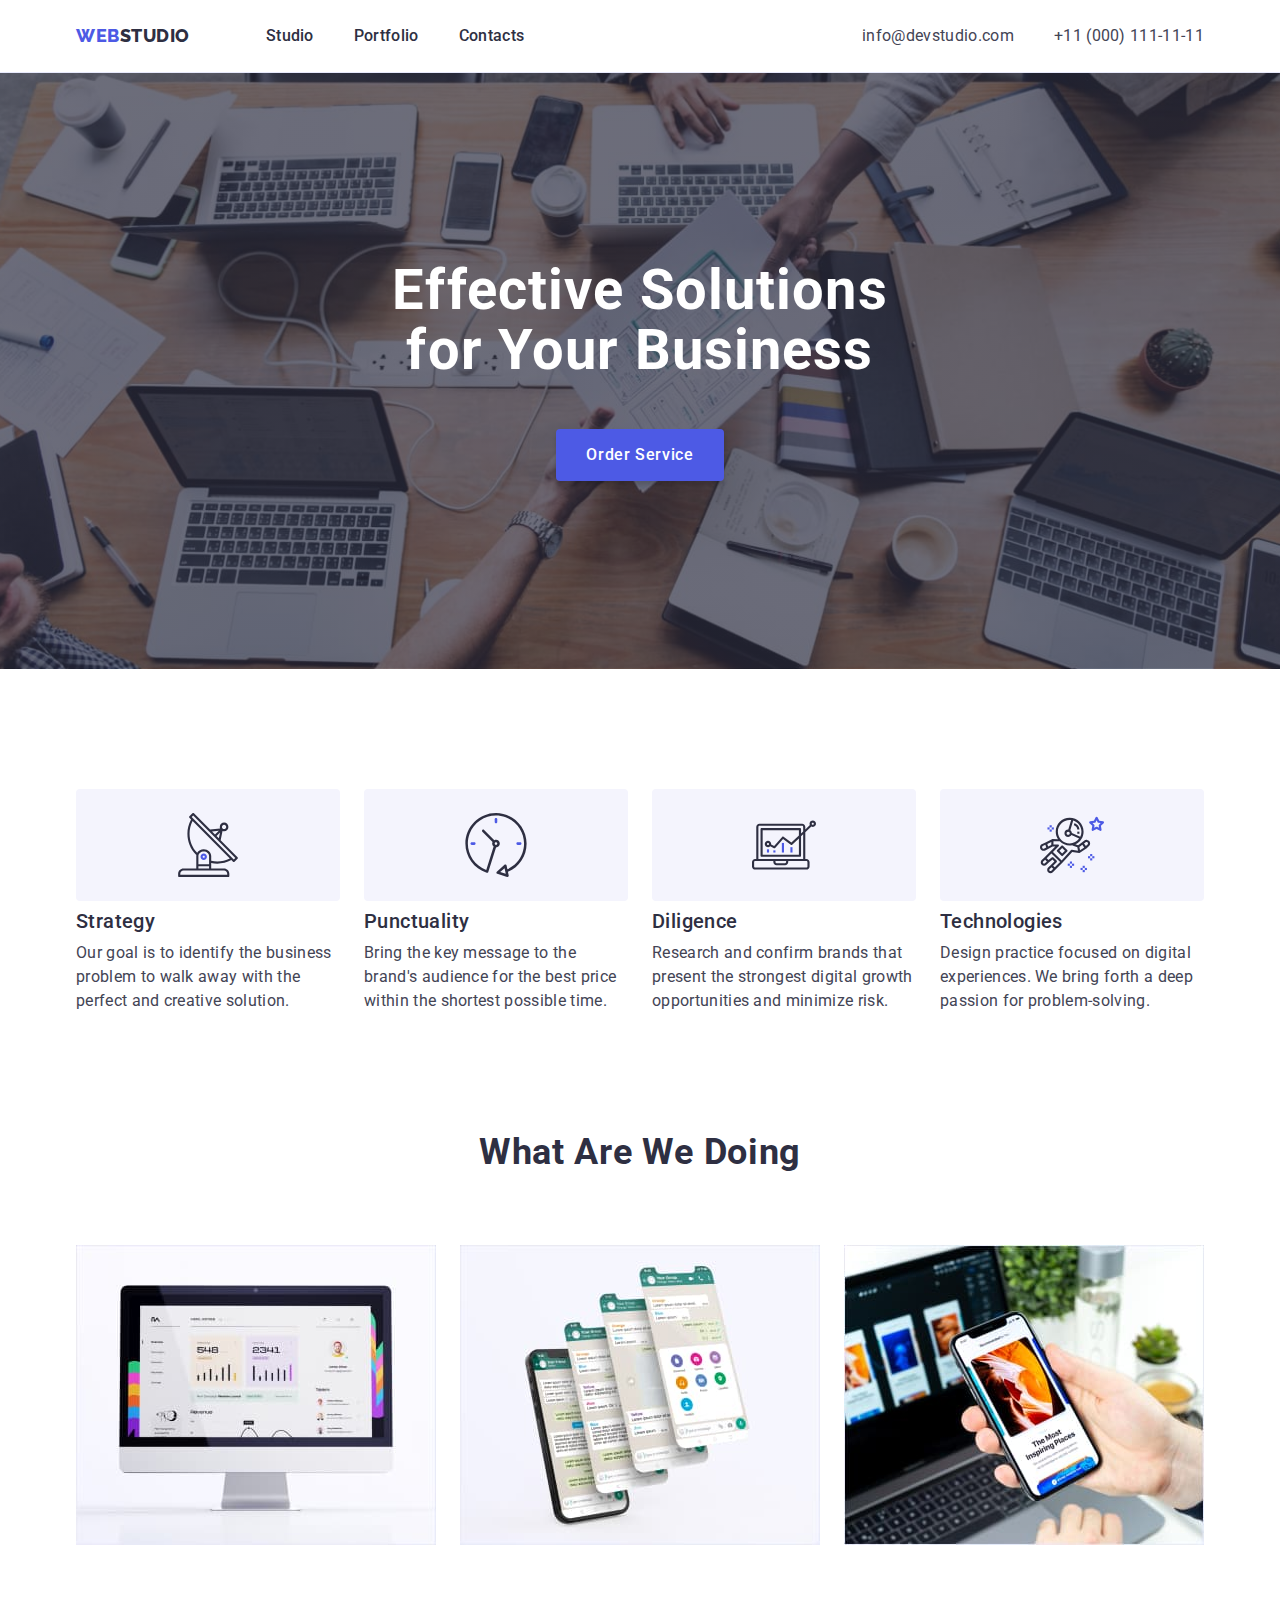
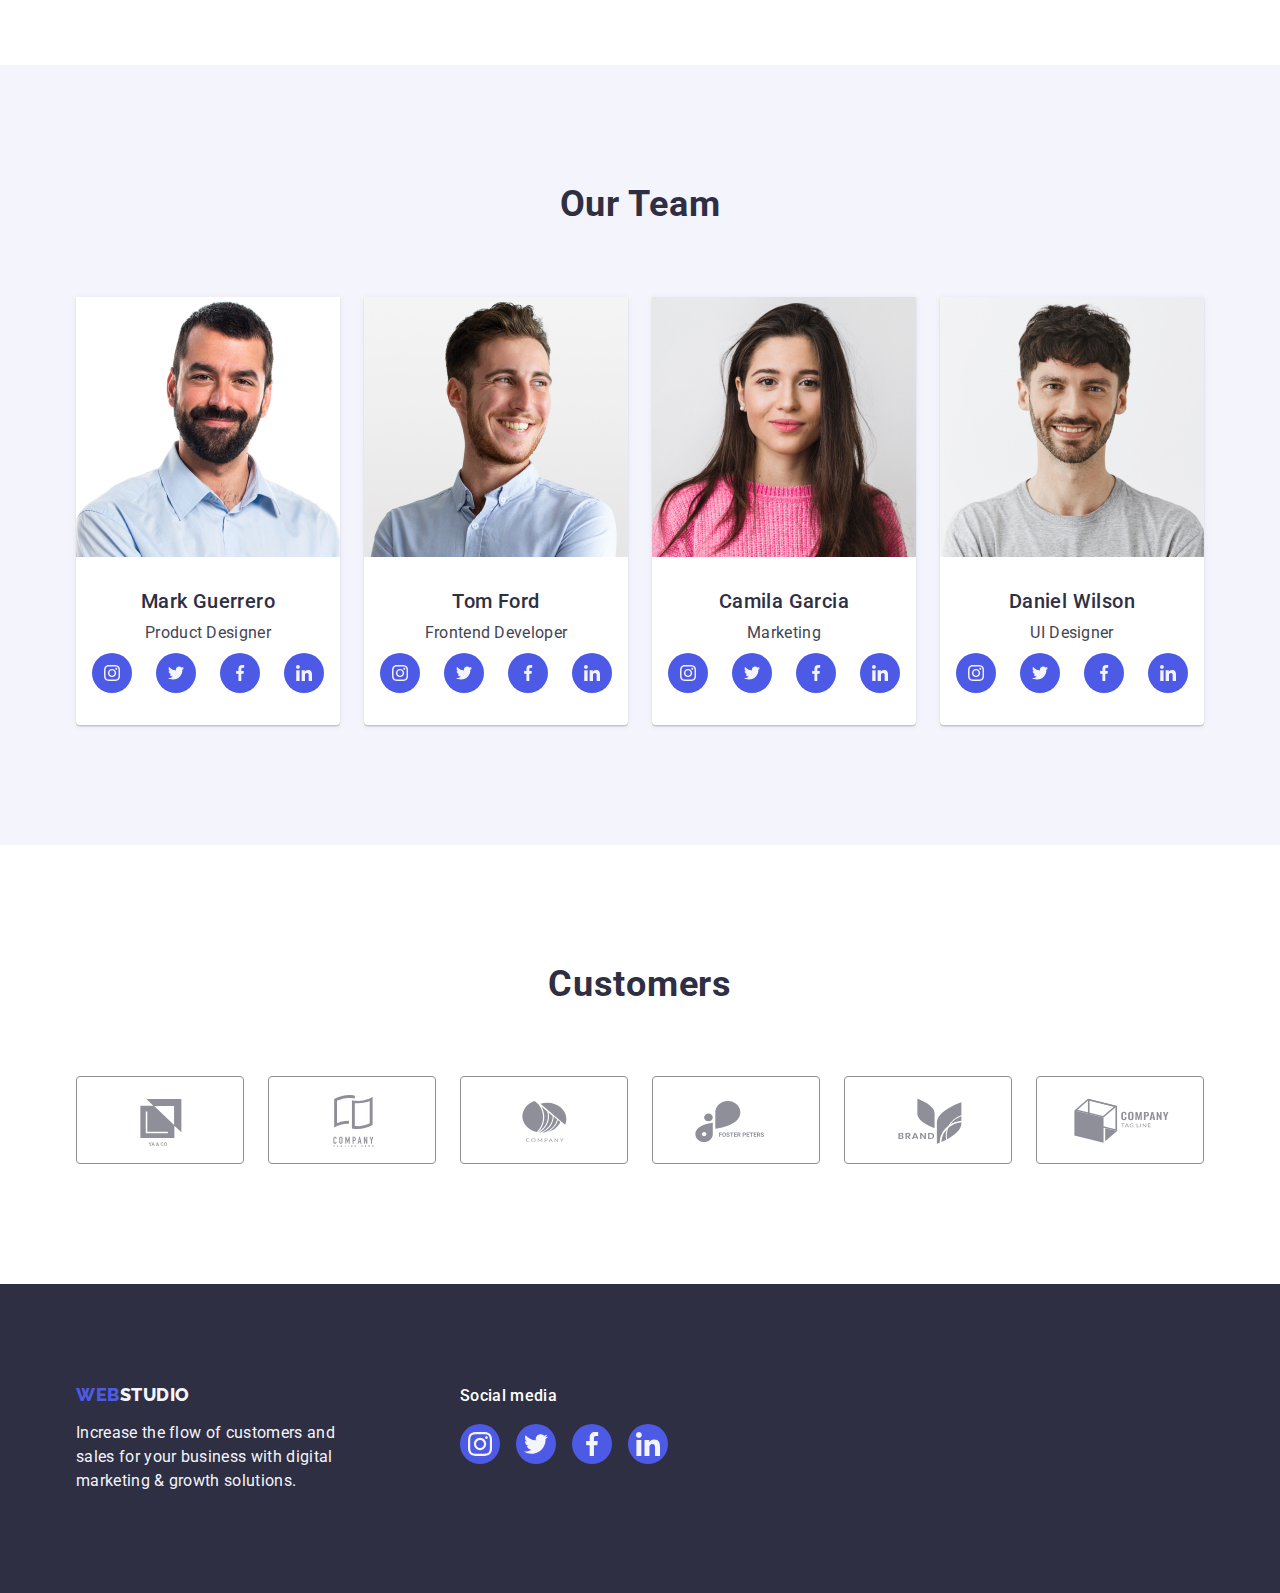
<file: index.html>
<!DOCTYPE html>
<html lang="en">
  <head>
    <meta charset="UTF-8" />
    <meta http-equiv="X-UA-Compatible" content="IE=edge" />
    <meta name="viewport" content="width=device-width, initial-scale=1.0" />
    <title>Web Studio</title>
    <!-- Fonts styles -->
    <link rel="preconnect" href="https://fonts.googleapis.com" />
    <link rel="preconnect" href="https://fonts.gstatic.com" crossorigin />
    <link
      href="https://fonts.googleapis.com/css2?family=Raleway:wght@800&family=Roboto:wght@400;500;700;900&display=swap"
      rel="stylesheet"
    />
    <!-- Modern-normalize -->
    <link
      rel="stylesheet"
      href="https://cdn.jsdelivr.net/npm/modern-normalize@1.1.0/modern-normalize.min.css"
    />
    <link rel="stylesheet" href="./css/styles.css" />
  </head>
  <body>
    <!-- Header -->
    <header class="page-header">
      <div class="page-header-container container">
        <nav class="page-navigation">
          <a class="logo logo-header link" href="./index.html"
            >Web<span class="logo-header-color">Studio</span></a
          >
          <ul class="header-menu list">
            <li class="header-menu-item">
              <a class="header-menu-link link" href="./index.html">Studio</a>
            </li>
            <li class="header-menu-item">
              <a class="header-menu-link link" href="./portfolio.html"
                >Portfolio</a
              >
            </li>
            <li class="header-menu-item">
              <a class="header-menu-link link" href="">Contacts</a>
            </li>
          </ul>
        </nav>
        <address class="address">
          <ul class="contact-list list">
            <li class="contact-item">
              <a class="contact-link link" href="mailto:info@devstudio.com"
                >info@devstudio.com</a
              >
            </li>
            <li class="contact-item">
              <a class="contact-link link" href="tel:+110001111111"
                >+11 (000) 111-11-11</a
              >
            </li>
          </ul>
        </address>
      </div>
    </header>
    <main>
      <!-- Hero  -->
      <section class="hero">
        <div class="container">
          <h1 class="hero-title">Effective Solutions for Your Business</h1>
          <button class="hero-modal-btn" type="button">Order Service</button>
        </div>
      </section>
      <!-- Features -->
      <section class="features section">
        <div class="container">
          <h2 class="features-title visually-hidden">Company philosophy</h2>
          <ul class="features-list list">
            <li class="features-list-item">
              <div class="features-icon-container">
                <svg class="features-icon" width="64" height="64">
                  <use href="./images/icons.svg#icon-antenna"></use>
                </svg>
              </div>
              <h3 class="features-list-title">Strategy</h3>
              <p class="features-list-description">
                Our goal is to identify the business problem to walk away with
                the perfect and creative solution.
              </p>
            </li>
            <li class="features-list-item">
              <div class="features-icon-container">
                <svg class="features-icon" width="64" height="64">
                  <use href="./images/icons.svg#icon-clock"></use>
                </svg>
              </div>
              <h3 class="features-list-title">Punctuality</h3>
              <p class="features-list-description">
                Bring the key message to the brand's audience for the best price
                within the shortest possible time.
              </p>
            </li>
            <li class="features-list-item">
              <div class="features-icon-container">
                <svg class="features-icon" width="64" height="64">
                  <use href="./images/icons.svg#icon-diagram"></use>
                </svg>
              </div>
              <h3 class="features-list-title">Diligence</h3>
              <p class="features-list-description">
                Research and confirm brands that present the strongest digital
                growth opportunities and minimize risk.
              </p>
            </li>
            <li class="features-list-item">
              <div class="features-icon-container">
                <svg class="features-icon" width="64" height="64">
                  <use href="./images/icons.svg#icon-astronaut"></use>
                </svg>
              </div>
              <h3 class="features-list-title">Technologies</h3>
              <p class="features-list-description">
                Design practice focused on digital experiences. We bring forth a
                deep passion for problem-solving.
              </p>
            </li>
          </ul>
        </div>
      </section>
      <!-- Areas of work -->
      <section class="projects">
        <div class="container">
          <h2 class="projects-title">What are we doing</h2>
          <ul class="projects-list list">
            <li class="projects-list-item">
              <img
                class="projects-list-img"
                src="./images/areas-of-work/img-1.jpg"
                alt="web apps on your computer"
                width="360"
                height="300"
              />
            </li>
            <li class="projects-list-item">
              <img
                class="projects-list-img"
                src="./images/areas-of-work/img-2.jpg"
                alt="web apps on your phone"
                width="360"
                height="300"
              />
            </li>
            <li class="projects-list-item">
              <img
                class="projects-list-img"
                src="./images/areas-of-work/img-3.jpg"
                alt="responsive web applications"
                width="360"
                height="300"
              />
            </li>
          </ul>
        </div>
      </section>
      <!-- Team -->
      <section class="team section">
        <div class="container">
          <h2 class="team-title">Our Team</h2>
          <ul class="team-list list">
            <li class="team-list-item">
              <img
                class="team-list-img"
                src="./images/team/mark-guerrero.jpg"
                alt="Employee Mark Guerrero"
                width="264"
                height="260"
              />
              <div class="card-team-content">
                <h3 class="team-list-title">Mark Guerrero</h3>
                <p class="team-list-profession">Product Designer</p>
                <ul class="social-list list">
                  <li class="social-list-item">
                    <a
                      href=""
                      class="social-list-link"
                      target="_blank"
                      rel="noopener noreferrer"
                      aria-label="instagram icon"
                    >
                      <svg class="social-list-icon" width="16" height="16">
                        <use href="./images/icons.svg#icon-instagram"></use>
                      </svg>
                    </a>
                  </li>
                  <li class="social-list-item">
                    <a
                      href=""
                      class="social-list-link"
                      target="_blank"
                      rel="noopener noreferrer"
                      aria-label="twitter icon"
                    >
                      <svg class="social-list-icon" width="16" height="16">
                        <use href="./images/icons.svg#icon-twitter"></use>
                      </svg>
                    </a>
                  </li>
                  <li class="social-list-item">
                    <a
                      href=""
                      class="social-list-link"
                      target="_blank"
                      rel="noopener noreferrer"
                      aria-label="facebook icon"
                    >
                      <svg class="social-list-icon" width="16" height="16">
                        <use href="./images/icons.svg#icon-facebook"></use>
                      </svg>
                    </a>
                  </li>
                  <li class="social-list-item">
                    <a
                      href=""
                      class="social-list-link"
                      target="_blank"
                      rel="noopener noreferrer"
                      aria-label="linkedin icon"
                    >
                      <svg class="social-list-icon" width="16" height="16">
                        <use href="./images/icons.svg#icon-linkedin"></use>
                      </svg>
                    </a>
                  </li>
                </ul>
              </div>
            </li>

            <li class="team-list-item">
              <img
                class="team-list-img"
                src="./images/team/tom-ford.jpg"
                alt="Employee Tom Ford"
                width="264"
                height="260"
              />
              <div class="card-team-content">
                <h3 class="team-list-title">Tom Ford</h3>
                <p class="team-list-profession">Frontend Developer</p>
                <ul class="social-list list">
                  <li class="social-list-item">
                    <a
                      href=""
                      class="social-list-link"
                      target="_blank"
                      rel="noopener noreferrer"
                      aria-label="instagram icon"
                    >
                      <svg class="social-list-icon" width="16" height="16">
                        <use href="./images/icons.svg#icon-instagram"></use>
                      </svg>
                    </a>
                  </li>
                  <li class="social-list-item">
                    <a
                      href=""
                      class="social-list-link"
                      target="_blank"
                      rel="noopener noreferrer"
                      aria-label="twitter icon"
                    >
                      <svg class="social-list-icon" width="16" height="16">
                        <use href="./images/icons.svg#icon-twitter"></use>
                      </svg>
                    </a>
                  </li>
                  <li class="social-list-item">
                    <a
                      href=""
                      class="social-list-link"
                      target="_blank"
                      rel="noopener noreferrer"
                      aria-label="facebook icon"
                    >
                      <svg class="social-list-icon" width="16" height="16">
                        <use href="./images/icons.svg#icon-facebook"></use>
                      </svg>
                    </a>
                  </li>
                  <li class="social-list-item">
                    <a
                      href=""
                      class="social-list-link"
                      target="_blank"
                      rel="noopener noreferrer"
                      aria-label="linkedin icon"
                    >
                      <svg class="social-list-icon" width="16" height="16">
                        <use href="./images/icons.svg#icon-linkedin"></use>
                      </svg>
                    </a>
                  </li>
                </ul>
              </div>
            </li>

            <li class="team-list-item">
              <img
                class="team-list-img"
                src="./images/team/camila-garcia.jpg"
                alt="Employee Camila Garcia"
                width="264"
                height="260"
              />
              <div class="card-team-content">
                <h3 class="team-list-title">Camila Garcia</h3>
                <p class="team-list-profession">Marketing</p>
                <ul class="social-list list">
                  <li class="social-list-item">
                    <a
                      href=""
                      class="social-list-link"
                      target="_blank"
                      rel="noopener noreferrer"
                      aria-label="instagram icon"
                    >
                      <svg class="social-list-icon" width="16" height="16">
                        <use href="./images/icons.svg#icon-instagram"></use>
                      </svg>
                    </a>
                  </li>
                  <li class="social-list-item">
                    <a
                      href=""
                      class="social-list-link"
                      target="_blank"
                      rel="noopener noreferrer"
                      aria-label="twitter icon"
                    >
                      <svg class="social-list-icon" width="16" height="16">
                        <use href="./images/icons.svg#icon-twitter"></use>
                      </svg>
                    </a>
                  </li>
                  <li class="social-list-item">
                    <a
                      href=""
                      class="social-list-link"
                      target="_blank"
                      rel="noopener noreferrer"
                      aria-label="facebook icon"
                    >
                      <svg class="social-list-icon" width="16" height="16">
                        <use href="./images/icons.svg#icon-facebook"></use>
                      </svg>
                    </a>
                  </li>
                  <li class="social-list-item">
                    <a
                      href=""
                      class="social-list-link"
                      target="_blank"
                      rel="noopener noreferrer"
                      aria-label="linkedin icon"
                    >
                      <svg class="social-list-icon" width="16" height="16">
                        <use href="./images/icons.svg#icon-linkedin"></use>
                      </svg>
                    </a>
                  </li>
                </ul>
              </div>
            </li>

            <li class="team-list-item">
              <img
                class="team-list-img"
                src="./images/team/daniel-wilson.jpg"
                alt="Employee Daniel Wilson"
                width="264"
                height="260"
              />
              <div class="card-team-content">
                <h3 class="team-list-title">Daniel Wilson</h3>
                <p class="team-list-profession">UI Designer</p>
                <ul class="social-list list">
                  <li class="social-list-item">
                    <a
                      href=""
                      class="social-list-link"
                      target="_blank"
                      rel="noopener noreferrer"
                      aria-label="instagram icon"
                    >
                      <svg class="social-list-icon" width="16" height="16">
                        <use href="./images/icons.svg#icon-instagram"></use>
                      </svg>
                    </a>
                  </li>
                  <li class="social-list-item">
                    <a
                      href=""
                      class="social-list-link"
                      target="_blank"
                      rel="noopener noreferrer"
                      aria-label="twitter icon"
                    >
                      <svg class="social-list-icon" width="16" height="16">
                        <use href="./images/icons.svg#icon-twitter"></use>
                      </svg>
                    </a>
                  </li>
                  <li class="social-list-item">
                    <a
                      href=""
                      class="social-list-link"
                      target="_blank"
                      rel="noopener noreferrer"
                      aria-label="facebook icon"
                    >
                      <svg class="social-list-icon" width="16" height="16">
                        <use href="./images/icons.svg#icon-facebook"></use>
                      </svg>
                    </a>
                  </li>
                  <li class="social-list-item">
                    <a
                      href=""
                      class="social-list-link"
                      target="_blank"
                      rel="noopener noreferrer"
                      aria-label="linkedin icon"
                    >
                      <svg class="social-list-icon" width="16" height="16">
                        <use href="./images/icons.svg#icon-linkedin"></use>
                      </svg>
                    </a>
                  </li>
                </ul>
              </div>
            </li>
          </ul>
        </div>
      </section>
      <!-- Customers -->
      <section class="customers section">
        <div class="container">
          <h2 class="customers-title">Customers</h2>
          <ul class="customers-list list">
            <li class="customers-list-item">
              <a href="" class="customers-list-link">
                <svg class="customers-list-icon" width="104" height="56">
                  <use href="./images/icons.svg#icon-Logo-1"></use>
                </svg>
              </a>
            </li>
            <li class="customers-list-item">
              <a href="" class="customers-list-link">
                <svg class="customers-list-icon" width="104" height="56">
                  <use href="./images/icons.svg#icon-logo-2"></use>
                </svg>
              </a>
            </li>
            <li class="customers-list-item">
              <a href="" class="customers-list-link">
                <svg class="customers-list-icon" width="104" height="56">
                  <use href="./images/icons.svg#icon-logo-3"></use>
                </svg>
              </a>
            </li>
            <li class="customers-list-item">
              <a href="" class="customers-list-link">
                <svg class="customers-list-icon" width="104" height="56">
                  <use href="./images/icons.svg#icon-logo-4"></use>
                </svg>
              </a>
            </li>
            <li class="customers-list-item">
              <a href="" class="customers-list-link">
                <svg class="customers-list-icon" width="104" height="56">
                  <use href="./images/icons.svg#icon-logo-5"></use>
                </svg>
              </a>
            </li>
            <li class="customers-list-item">
              <a href="" class="customers-list-link">
                <svg class="customers-list-icon" width="104" height="56">
                  <use href="./images/icons.svg#icon-logo-6"></use>
                </svg>
              </a>
            </li>
          </ul>
        </div>
      </section>
    </main>
    <!-- Footer -->
    <footer class="footer">
      <div class="footer-container container">
        <div class="footer-info">
          <a class="logo logo-footer link" href="./index.html"
            >Web<span class="logo-footer-color">Studio</span></a
          >
          <p class="footer-description">
            Increase the flow of customers and sales for your business with
            digital marketing & growth solutions.
          </p>
        </div>
        <div class="social-media">
          <p class="social-media-title">Social media</p>
          <ul class="social-media-list list">
            <li class="social-meadia-item">
              <a
                href=""
                class="social-media-link"
                target="_blank"
                rel="noopener noreferrer"
                aria-label="instagram icon"
              >
                <svg class="social-media-icon" width="24" height="24">
                  <use href="./images/icons.svg#icon-instagram"></use>
                </svg>
              </a>
            </li>
            <li class="social-meadia-item">
              <a
                href=""
                class="social-media-link"
                target="_blank"
                rel="noopener noreferrer"
                aria-label="twitter icon"
              >
                <svg class="social-media-icon" width="24" height="24">
                  <use href="./images/icons.svg#icon-twitter"></use>
                </svg>
              </a>
            </li>
            <li class="social-meadia-item">
              <a
                href=""
                class="social-media-link"
                target="_blank"
                rel="noopener noreferrer"
                aria-label="facebook icon"
              >
                <svg class="social-media-icon" width="24" height="24">
                  <use href="./images/icons.svg#icon-facebook"></use>
                </svg>
              </a>
            </li>
            <li class="social-meadia-item">
              <a
                href=""
                class="social-media-link"
                target="_blank"
                rel="noopener noreferrer"
                aria-label="linkedin icon"
              >
                <svg class="social-media-icon" width="24" height="24">
                  <use href="./images/icons.svg#icon-linkedin"></use>
                </svg>
              </a>
            </li>
          </ul>
        </div>
      </div>
    </footer>
  </body>
</html>
</file>
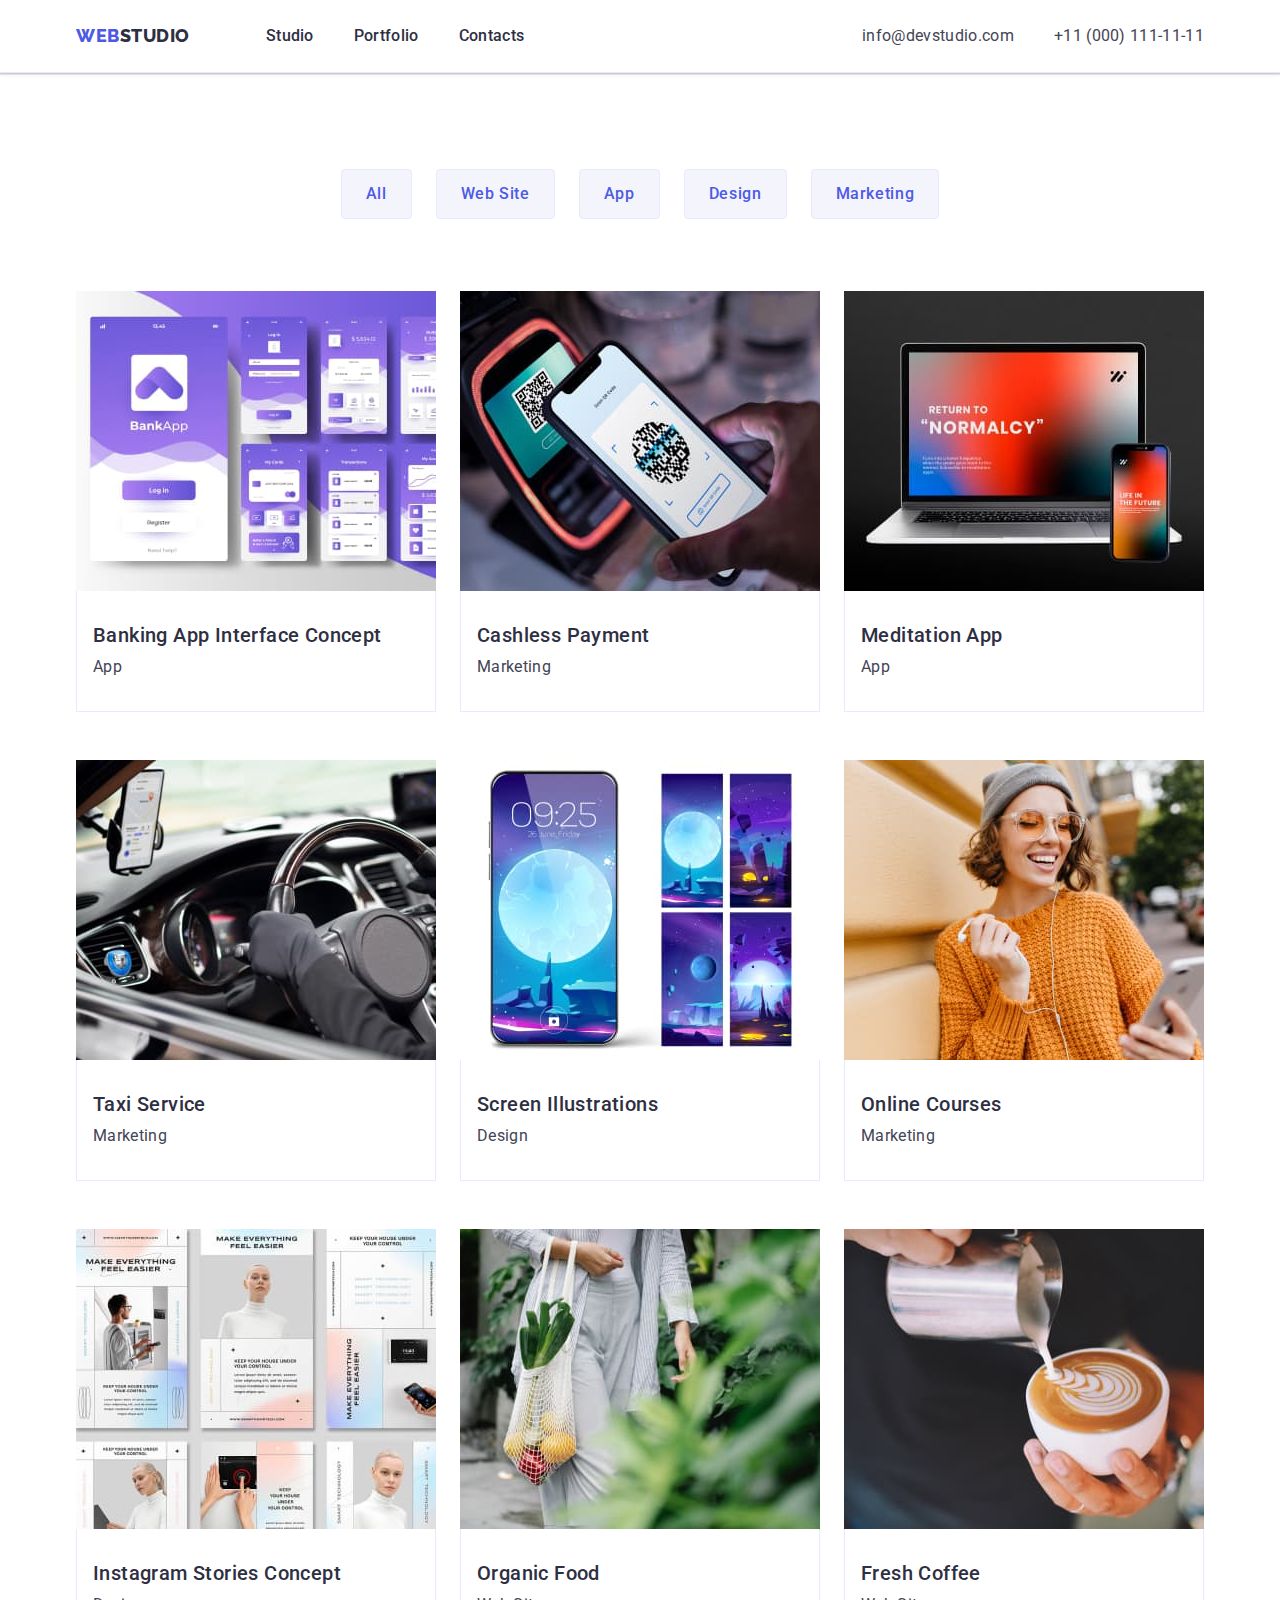
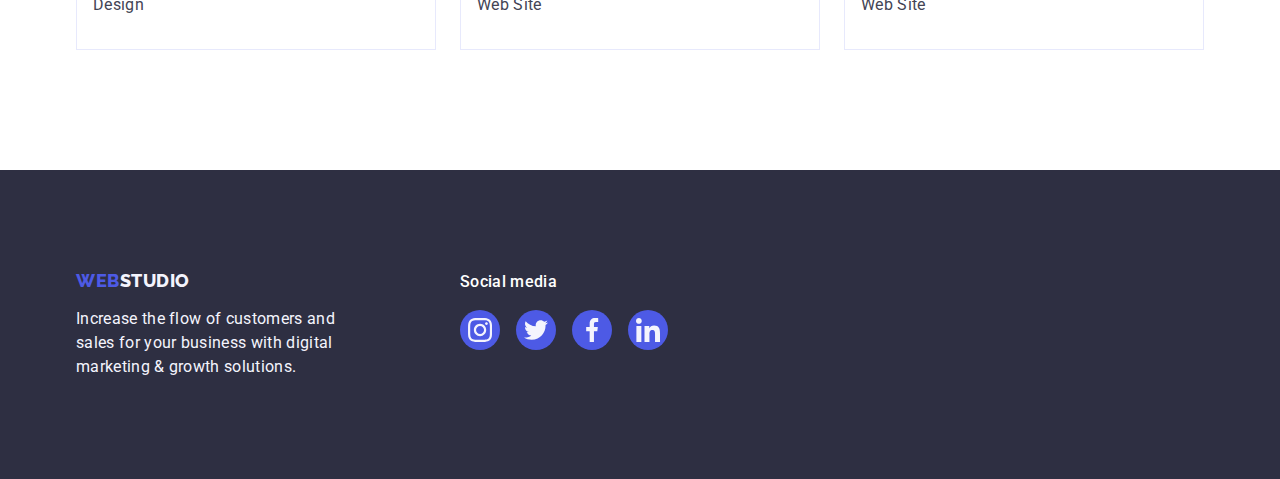
<file: portfolio.html>
<!DOCTYPE html>
<html lang="en">
  <head>
    <meta charset="UTF-8" />
    <meta http-equiv="X-UA-Compatible" content="IE=edge" />
    <meta name="viewport" content="width=device-width, initial-scale=1.0" />
    <title>Portfolio</title>
    <!-- Fonts styles -->
    <link rel="preconnect" href="https://fonts.googleapis.com" />
    <link rel="preconnect" href="https://fonts.gstatic.com" crossorigin />
    <link
      href="https://fonts.googleapis.com/css2?family=Raleway:wght@800&family=Roboto:wght@400;500;700;900&display=swap"
      rel="stylesheet"
    />
    <!-- Modern-normalize -->
    <link
      rel="stylesheet"
      href="https://cdn.jsdelivr.net/npm/modern-normalize@1.1.0/modern-normalize.min.css"
    />
    <link rel="stylesheet" href="./css/styles.css" />
  </head>
  <body>
    <!-- Header -->
    <header class="page-header">
      <div class="page-header-container container">
        <nav class="page-navigation">
          <a class="logo logo-header link" href="./index.html"
            >Web<span class="logo-header-color">Studio</span></a
          >
          <ul class="header-menu list">
            <li class="header-menu-item">
              <a class="header-menu-link link" href="./index.html">Studio</a>
            </li>
            <li class="header-menu-item">
              <a class="header-menu-link link" href="./portfolio.html"
                >Portfolio</a
              >
            </li>
            <li class="header-menu-item">
              <a class="header-menu-link link" href="">Contacts</a>
            </li>
          </ul>
        </nav>
        <address class="address">
          <ul class="contact-list list">
            <li class="contact-item">
              <a class="contact-link link" href="mailto:info@devstudio.com"
                >info@devstudio.com</a
              >
            </li>
            <li class="contact-item">
              <a class="contact-link link" href="tel:+110001111111"
                >+11 (000) 111-11-11</a
              >
            </li>
          </ul>
        </address>
      </div>
    </header>
    <main>
      <!-- Clients -->
      <section class="clients">
        <div class="container">
          <h1 class="clients-title visually-hidden">Our clients</h1>
          <ul class="clients-filter-list list">
            <li class="clients-filter-item">
              <button class="clients-filter-btn" type="button">All</button>
            </li>
            <li class="clients-filter-item">
              <button class="clients-filter-btn" type="button">Web Site</button>
            </li>
            <li class="clients-filter-item">
              <button class="clients-filter-btn" type="button">App</button>
            </li>
            <li class="clients-filter-item">
              <button class="clients-filter-btn" type="button">Design</button>
            </li>
            <li class="clients-filter-item">
              <button class="clients-filter-btn" type="button">
                Marketing
              </button>
            </li>
          </ul>
          <ul class="client-list list">
            <li class="client-list-item">
              <a class="client-list-link link" href=""
                ><img
                  class="client-list-img"
                  src="./images/our-clients/banking-app-interface-concept.jpg"
                  alt="Banking App Interface Concept"
                  width="360"
                  height="300"
                />
                <div class="clients-card-content">
                  <h2 class="client-list-title">
                    Banking App Interface Concept
                  </h2>
                  <p class="client-list-description">App</p>
                </div>
              </a>
            </li>
            <li class="client-list-item">
              <a class="client-list-link link" href="">
                <img
                  class="client-list-img"
                  src="./images/our-clients/cashless-payment.jpg"
                  alt="Cashless Payment"
                  width="360"
                  height="300"
                />
                <div class="clients-card-content">
                  <h2 class="client-list-title">Cashless Payment</h2>
                  <p class="client-list-description">Marketing</p>
                </div>
              </a>
            </li>
            <li class="client-list-item">
              <a class="client-list-link link" href=""
                ><img
                  class="client-list-img"
                  src="./images/our-clients/meditation-app.jpg"
                  alt="Meditation App"
                  width="360"
                  height="300"
                />
                <div class="clients-card-content">
                  <h2 class="client-list-title">Meditation App</h2>
                  <p class="client-list-description">App</p>
                </div>
              </a>
            </li>
            <li class="client-list-item">
              <a class="client-list-link link" href=""
                ><img
                  class="client-list-img"
                  src="./images/our-clients/taxi-service.jpg"
                  alt="Taxi Service"
                  width="360"
                  height="300"
                />
                <div class="clients-card-content">
                  <h2 class="client-list-title">Taxi Service</h2>
                  <p class="client-list-description">Marketing</p>
                </div>
              </a>
            </li>
            <li class="client-list-item">
              <a class="client-list-link link" href=""
                ><img
                  class="client-list-img"
                  src="./images/our-clients/screen-illustrations.jpg"
                  alt="Screen Illustrations"
                  width="360"
                  height="300"
                />
                <div class="clients-card-content">
                  <h2 class="client-list-title">Screen Illustrations</h2>
                  <p class="client-list-description">Design</p>
                </div>
              </a>
            </li>
            <li class="client-list-item">
              <a class="client-list-link link" href=""
                ><img
                  class="client-list-img"
                  src="./images/our-clients/online-courses.jpg"
                  alt="Online Courses"
                  width="360"
                  height="300"
                />
                <div class="clients-card-content">
                  <h2 class="client-list-title">Online Courses</h2>
                  <p class="client-list-description">Marketing</p>
                </div>
              </a>
            </li>
            <li class="client-list-item">
              <a class="client-list-link link" href=""
                ><img
                  class="client-list-img"
                  src="./images/our-clients/instagram-stories-concept.jpg"
                  alt="Instagram Stories Concept"
                  width="360"
                  height="300"
                />
                <div class="clients-card-content">
                  <h2 class="client-list-title">Instagram Stories Concept</h2>
                  <p class="client-list-description">Design</p>
                </div>
              </a>
            </li>
            <li class="client-list-item">
              <a class="client-list-link link" href=""
                ><img
                  class="client-list-img"
                  src="./images/our-clients/organic-food.jpg"
                  alt="Organic Food"
                  width="360"
                  height="300"
                />
                <div class="clients-card-content">
                  <h2 class="client-list-title">Organic Food</h2>
                  <p class="client-list-description">Web Site</p>
                </div>
              </a>
            </li>
            <li class="client-list-item">
              <a class="client-list-link link" href=""
                ><img
                  class="client-list-img"
                  src="./images/our-clients/fresh-coffee.jpg"
                  alt="Fresh Coffee"
                  width="360"
                  height="300"
                />
                <div class="clients-card-content">
                  <h2 class="client-list-title">Fresh Coffee</h2>
                  <p class="client-list-description">Web Site</p>
                </div>
              </a>
            </li>
          </ul>
        </div>
      </section>
    </main>
    <!-- Footer -->
    <footer class="footer">
      <div class="footer-container container">
        <div class="footer-info">
          <a class="logo logo-footer link" href="./index.html"
            >Web<span class="logo-footer-color">Studio</span></a
          >
          <p class="footer-description">
            Increase the flow of customers and sales for your business with
            digital marketing & growth solutions.
          </p>
        </div>
        <div class="social-media">
          <p class="social-media-title">Social media</p>
          <ul class="social-media-list list">
            <li class="social-meadia-item">
              <a
                href=""
                class="social-media-link"
                target="_blank"
                rel="noopener noreferrer"
                aria-label="instagram icon"
              >
                <svg class="social-media-icon" width="24" height="24">
                  <use href="./images/icons.svg#icon-instagram"></use>
                </svg>
              </a>
            </li>
            <li class="social-meadia-item">
              <a
                href=""
                class="social-media-link"
                target="_blank"
                rel="noopener noreferrer"
                aria-label="twitter icon"
              >
                <svg class="social-media-icon" width="24" height="24">
                  <use href="./images/icons.svg#icon-twitter"></use>
                </svg>
              </a>
            </li>
            <li class="social-meadia-item">
              <a
                href=""
                class="social-media-link"
                target="_blank"
                rel="noopener noreferrer"
                aria-label="facebook icon"
              >
                <svg class="social-media-icon" width="24" height="24">
                  <use href="./images/icons.svg#icon-facebook"></use>
                </svg>
              </a>
            </li>
            <li class="social-meadia-item">
              <a
                href=""
                class="social-media-link"
                target="_blank"
                rel="noopener noreferrer"
                aria-label="linkedin icon"
              >
                <svg class="social-media-icon" width="24" height="24">
                  <use href="./images/icons.svg#icon-linkedin"></use>
                </svg>
              </a>
            </li>
          </ul>
        </div>
      </div>
    </footer>
  </body>
</html>
</file>
<file: css/styles.css>
:root {
  /* Fonts */
  --primary-font: 'Roboto', sans-serif;
  --secondary-font: 'Raleway', sans-serif;

  /* Colors-txt */
  --primary-txt-cl: #434455;
  --secondary-txt-cl: #2e2f42;

  --logo-cl-first: #4d5ae5;
  --logo-header-cl-last: #2e2f42;
  --logo-footer-cl-last: #f4f4fd;

  --cl-link-navigation: #2e2f42;
  --cl-link-address: #434455;
  --accent-cl-link: #404bbf;

  --hero-txt-color: #ffffff;

  --cl-clients-filter-btn: #4d5ae5;
  --accent-cl-clients-filter-btn: #ffffff;

  --cl-desc-footer: #f4f4fd;

  --cl-customers-list-link: #8e8f99;

  /* Bg-colors */
  --bg-cl-bady: #ffffff;

  --bg-cl-hero: #2e2f42;
  --bg-cl-hero-btn: #4d5ae5;
  --accent-bg-cl-hero-btn: #404bbf;

  --bg-cl-section-team: #f4f4fd;
  --bg-cl-section-team-card: #ffffff;

  --bg-cl-footer: #2e2f42;

  --bg-cl-clients-filter-btn: #f4f4fd;
  --accent-bg-cl-clients-filter-btn: #404bbf;

  --bg-cl-features-icon-container: #f4f4fd;

  --bg-cl-social-list-link: #4d5ae5;
  --accent-bg-cl-social-list-link: #404bbf;

  /* Others */
  --fill-social-list-icon: #f4f4fd;
  --cl-border-header: #e7e9fc;
  --box-shadow-hero-modal-btn: rgba(0, 0, 0, 0.15);
}

.features-list {
  --items: 4;
  --indent: 24px;
}

.projects-list {
  --items: 3;
  --indent: 24px;
}

.team-list {
  --items: 4;
  --indent: 24px;
}

.client-list {
  --items: 9;
  --indent-column: 24px;
}

.clients-filter-list {
  --indent: 24px;
}

/* .customers-list {
  --items: 6;
  --indent: 24px;
} */

h1,
h2,
h3,
h4,
h5,
h6,
p {
  margin-top: 0;
  margin-bottom: 0;
}

ul,
ol {
  margin-top: 0;
  margin-bottom: 0;
  padding-left: 0;
}

button {
  cursor: pointer;
}

img {
  display: block;
  max-width: 100%;
  height: auto;
}

address {
  font-style: normal;
}

.list {
  list-style: none;
}

.link {
  text-decoration: none;
}

body {
  font-family: var(--primary-font);
  color: var(--primary-txt-cl);
  background-color: var(--bg-cl-bady);
}

/* ============================== Components ============================== */

.logo {
  font-family: var(--secondary-font);
  font-weight: 800;
  font-size: 18px;
  line-height: 1.17;
  letter-spacing: 0.03em;
  text-transform: uppercase;
  color: var(--logo-cl-first);
}

.visually-hidden {
  position: absolute;
  width: 1px;
  height: 1px;
  margin: -1px;
  border: 0;
  padding: 0;
  white-space: nowrap;
  clip-path: inset(100%);
  clip: rect(0 0 0 0);
  overflow: hidden;
}

.container {
  width: 1158px;
  padding-left: 15px;
  padding-right: 15px;
  margin-left: auto;
  margin-right: auto;
}

.section {
  /* width: 1440px;
  margin-left: auto;
  margin-right: auto; */
  padding-top: 120px;
  padding-bottom: 120px;
}

/* ============================== /Components ============================== */

/* ============================== Header ============================== */

.page-header {
  /* width: 1440px;
  margin-left: auto;
  margin-right: auto; */
  padding-top: 24px;
  padding-bottom: 24px;
  border-bottom: 1px solid var(--cl-border-header);
  box-shadow: 0px 2px 1px rgba(46, 47, 66, 0.08),
    0px 1px 1px rgba(46, 47, 66, 0.16), 0px 1px 6px rgba(46, 47, 66, 0.08);
}

.page-header-container {
  display: flex;
  align-items: center;
}

.page-navigation {
  display: flex;
  align-items: center;
  margin-right: auto;
}

.header-menu {
  display: flex;
  gap: 40px;
}

.contact-list {
  display: flex;
  gap: 40px;
}

.logo-header {
  margin-right: 76px;
}

.logo-header-color {
  color: var(--logo-header-cl-last);
}

.header-menu-link {
  font-weight: 500;
  font-size: 16px;
  line-height: 1.5;
  letter-spacing: 0.02em;
  color: var(--cl-link-navigation);
  padding-top: 24px;
  padding-bottom: 24px;
}

.header-menu-link:hover,
.header-menu-link:focus {
  color: var(--accent-cl-link);
}

.contact-link {
  font-weight: 400;
  font-size: 16px;
  line-height: 1.5;
  letter-spacing: 0.02em;
  color: var(--cl-link-address);
  padding-top: 24px;
  padding-bottom: 24px;
}

.contact-link:hover,
.contact-link:focus {
  color: var(--accent-cl-link);
}

/* ============================== /Header ============================== */

/* ============================== Hero ============================== */

.hero {
  background-color: var(--bg-cl-hero);
  background-image: linear-gradient(
      rgba(46, 47, 66, 0.7),
      rgba(46, 47, 66, 0.7)
    ),
    url(..//images/hero/hero-img.jpg);
  background-size: cover;
  margin-left: auto;
  margin-right: auto;
  max-width: 1440px;
  padding-top: 188px;
  padding-bottom: 188px;
  background-repeat: no-repeat;
  background-position: center;
}

.hero-title {
  max-width: 496px;
  margin-left: auto;
  margin-right: auto;
  margin-bottom: 48px;
  font-weight: 700;
  font-size: 56px;
  line-height: 1.07;
  text-align: center;
  letter-spacing: 0.02em;
  color: var(--hero-txt-color);
}

.hero-modal-btn {
  border: none;
  display: block;
  margin-left: auto;
  margin-right: auto;
  padding-top: 14px;
  padding-right: 30px;
  padding-bottom: 14px;
  padding-left: 30px;
  box-shadow: 0px 4px 4px var(--box-shadow-hero-modal-btn);
  border-radius: 4px;
  font-family: inherit;
  font-weight: 500;
  font-size: 16px;
  line-height: 1.5;
  letter-spacing: 0.04em;
  color: var(--hero-txt-color);
  background-color: var(--bg-cl-hero-btn);
}
.hero-modal-btn:hover,
.hero-modal-btn:focus {
  background-color: var(--accent-bg-cl-hero-btn);
}

/* ============================== /Hero ============================== */

/* ============================== Features ============================== */

.features-icon-container {
  display: flex;
  justify-content: center;
  align-items: center;
  height: 112px;
  border-radius: 4px;
  background-color: var(--bg-cl-features-icon-container);
  margin-bottom: 8px;
}

.features-list {
  display: flex;
  gap: var(--indent);
}

.features-list-item {
  flex-basis: calc((100% - var(--indent) * (var(--items) - 1)) / var(--items));
}

.features-list-title {
  margin-bottom: 8px;
  font-weight: 500;
  font-size: 20px;
  line-height: 1.2;
  letter-spacing: 0.02em;
  color: var(--secondary-txt-cl);
}
.features-list-description {
  font-weight: 400;
  font-size: 16px;
  line-height: 1.5;
  letter-spacing: 0.02em;
}

/* ============================== /Features ============================== */

/* ============================== Projects ============================== */

.projects {
  padding-bottom: 120px;
}

.projects-title {
  margin-bottom: 72px;
  font-weight: 700;
  font-size: 36px;
  line-height: 1.11;
  letter-spacing: 0.02em;
  text-align: center;
  text-transform: capitalize;
  color: var(--secondary-txt-cl);
}

.projects-list {
  display: flex;
  gap: var(--indent);
}

.projects-list-item {
  flex-basis: calc((100% - var(--indent) * (var(--items) - 1)) / var(--items));
}

/* ============================== /Projects ============================== */

/* ============================== Team ============================== */

.team {
  background-color: var(--bg-cl-section-team);
}

.team-title {
  margin-bottom: 72px;
  font-weight: 700;
  font-size: 36px;
  line-height: 1.11;
  letter-spacing: 0.02em;
  text-align: center;
  text-transform: capitalize;
  color: var(--secondary-txt-cl);
}

.team-list {
  display: flex;
  gap: var(--indent);
}

.team-list-item {
  flex-basis: calc((100% - var(--indent) * (var(--items) - 1)) / var(--items));
  background-color: var(--bg-cl-section-team-card);
  box-shadow: 0px 1px 6px rgba(46, 47, 66, 0.08),
    0px 1px 1px rgba(46, 47, 66, 0.16), 0px 2px 1px rgba(46, 47, 66, 0.08);
  border-radius: 0px 0px 4px 4px;
}

.card-team-content {
  padding-top: 32px;
  /* padding-right: 16px; */
  padding-bottom: 32px;
  /* padding-left: 16px; */
}

.team-list-title {
  margin-bottom: 8px;
  font-weight: 500;
  font-size: 20px;
  line-height: 1.2;
  letter-spacing: 0.02em;
  text-align: center;
  color: var(--secondary-txt-cl);
}

.team-list-profession {
  font-weight: 400;
  font-size: 16px;
  line-height: 1.5;
  letter-spacing: 0.02em;
  text-align: center;
  margin-bottom: 8px;
}

.social-list {
  display: flex;
  justify-content: center;
  gap: 24px;
}

.social-list-icon {
  fill: var(--fill-social-list-icon);
}

.social-list-link {
  display: flex;
  justify-content: center;
  align-items: center;
  width: 40px;
  height: 40px;
  border-radius: 50%;
  background-color: var(--bg-cl-social-list-link);
}

.social-list-link:hover,
.social-list-link:focus {
  background-color: var(--accent-bg-cl-social-list-link);
}

/* ============================== /Team ============================== */

/* ============================== Customers ============================== */

/* .customers {
  width: 1440px;
  margin-left: auto;
  margin-right: auto;
} */

.customers-title {
  font-weight: 700;
  font-size: 36px;
  line-height: 1.1;
  text-align: center;
  letter-spacing: 0.02em;
  text-transform: capitalize;
  color: var(--secondary-txt-cl);
  margin-bottom: 72px;
}

.customers-list {
  display: flex;
  gap: 24px;
}

.customers-list-item {
  flex-basis: calc((100% - 5 * 24px) / 6);
  height: 88px;
}

.customers-list-link {
  display: flex;
  justify-content: center;
  align-items: center;
  width: 100%;
  height: 100%;
  border: 1px solid #8e8f99;
  border-radius: 4px;
  color: var(--cl-customers-list-link);
}

.customers-list-link:hover,
.customers-list-link:focus {
  color: #404bbf;
  border-color: #404bbf;
}

.customers-list-link:hover .customers-list-icon,
.customers-list-lin:focus .customers-list-icon {
  fill: #404bbf;
}

.customers-list-icon {
  fill: currentColor;
}

/* ============================== /Customers ============================== */

/* ============================== Portfolio clients ============================== */

.clients {
  /* width: 1440px; */
  padding-top: 96px;
  padding-bottom: 120px;
  /* margin-left: auto;
  margin-right: auto; */
}

.clients-filter-list {
  display: flex;
  gap: var(--indent);
  justify-content: center;
  margin-bottom: 72px;
}

.client-list {
  display: flex;
  flex-wrap: wrap;
  row-gap: 48px;
  column-gap: var(--indent-column);
}

.client-list-item {
  flex-basis: calc((100% - var(--indent-column) * 2) / 3);
}

.clients-filter-btn {
  padding-top: 12px;
  padding-right: 24px;
  padding-bottom: 12px;
  padding-left: 24px;
  font-family: inherit;
  font-weight: 500;
  font-size: 16px;
  line-height: 1.5;
  align-items: center;
  text-align: center;
  letter-spacing: 0.04em;
  background-color: var(--bg-cl-clients-filter-btn);
  color: var(--cl-clients-filter-btn);
  border-radius: 4px;
  border: 1px solid #e7e9fc;
}
.clients-filter-btn:hover,
.clients-filter-btn:focus {
  background-color: var(--accent-bg-cl-clients-filter-btn);
  color: var(--accent-cl-clients-filter-btn);
  border: 1px solid transparent;
  box-shadow: 0px 3px 1px rgba(0, 0, 0, 0.1), 0px 2px 1px rgba(0, 0, 0, 0.08),
    0px 2px 2px rgba(0, 0, 0, 0.12);
}
.client-list-title {
  margin-bottom: 8px;
  font-weight: 500;
  font-size: 20px;
  line-height: 1.2;
  letter-spacing: 0.02em;
  color: var(--secondary-txt-cl);
}
.client-list-description {
  font-weight: 400;
  font-size: 16px;
  line-height: 1.5;
  letter-spacing: 0.02em;
  color: var(--primary-txt-cl);
}

.clients-card-content {
  padding-top: 32px;
  padding-right: 16px;
  padding-bottom: 32px;
  padding-left: 16px;
  border: 1px solid #e7e9fc;
  border-top: none;
}

.client-list-link {
  display: block;
}

.client-list-link:hover,
.client-list-link:focus {
  /* border: 1px solid #f4f4fd; */
  box-shadow: 0px 1px 6px rgba(46, 47, 66, 0.08),
    0px 1px 1px rgba(46, 47, 66, 0.16), 0px 2px 1px rgba(46, 47, 66, 0.08);
}

/* ============================== /Portfolio clients ============================== */

/* ============================== Footer ============================== */

.footer {
  /* width: 1440px;
  margin-left: auto;
  margin-right: auto; */
  padding-top: 100px;
  padding-bottom: 100px;
}

.logo-footer {
  display: inline-block;
  margin-bottom: 16px;
}

.logo-footer-color {
  color: var(--logo-footer-cl-last);
}
.footer {
  background-color: var(--bg-cl-footer);
}
.footer-description {
  width: 264px;
  font-weight: 400;
  font-size: 16px;
  line-height: 1.5;
  letter-spacing: 0.02em;
  color: var(--cl-desc-footer);
}

.social-media-list {
  display: flex;
  gap: 16px;
}

.social-meadia-item {
  width: 40px;
  height: 40px;
}
.social-media-link {
  display: flex;
  width: 100%;
  height: 100%;
  justify-content: center;
  align-items: center;
  border-radius: 50%;
  background-color: #4d5ae5;
}

.social-media-icon {
  fill: #f4f4fd;
}

.social-media-link:hover,
.social-media-link:focus {
  background-color: #31d0aa;
}

.social-media-title {
  font-weight: 500;
  font-size: 16px;
  line-height: 1.5;
  letter-spacing: 0.02em;
  color: #ffffff;
  margin-bottom: 16px;
}

.footer-container {
  display: flex;
  align-items: baseline;
}

.footer-info {
  margin-right: 120px;
}
/* ============================== /Footer ============================== */
</file>
